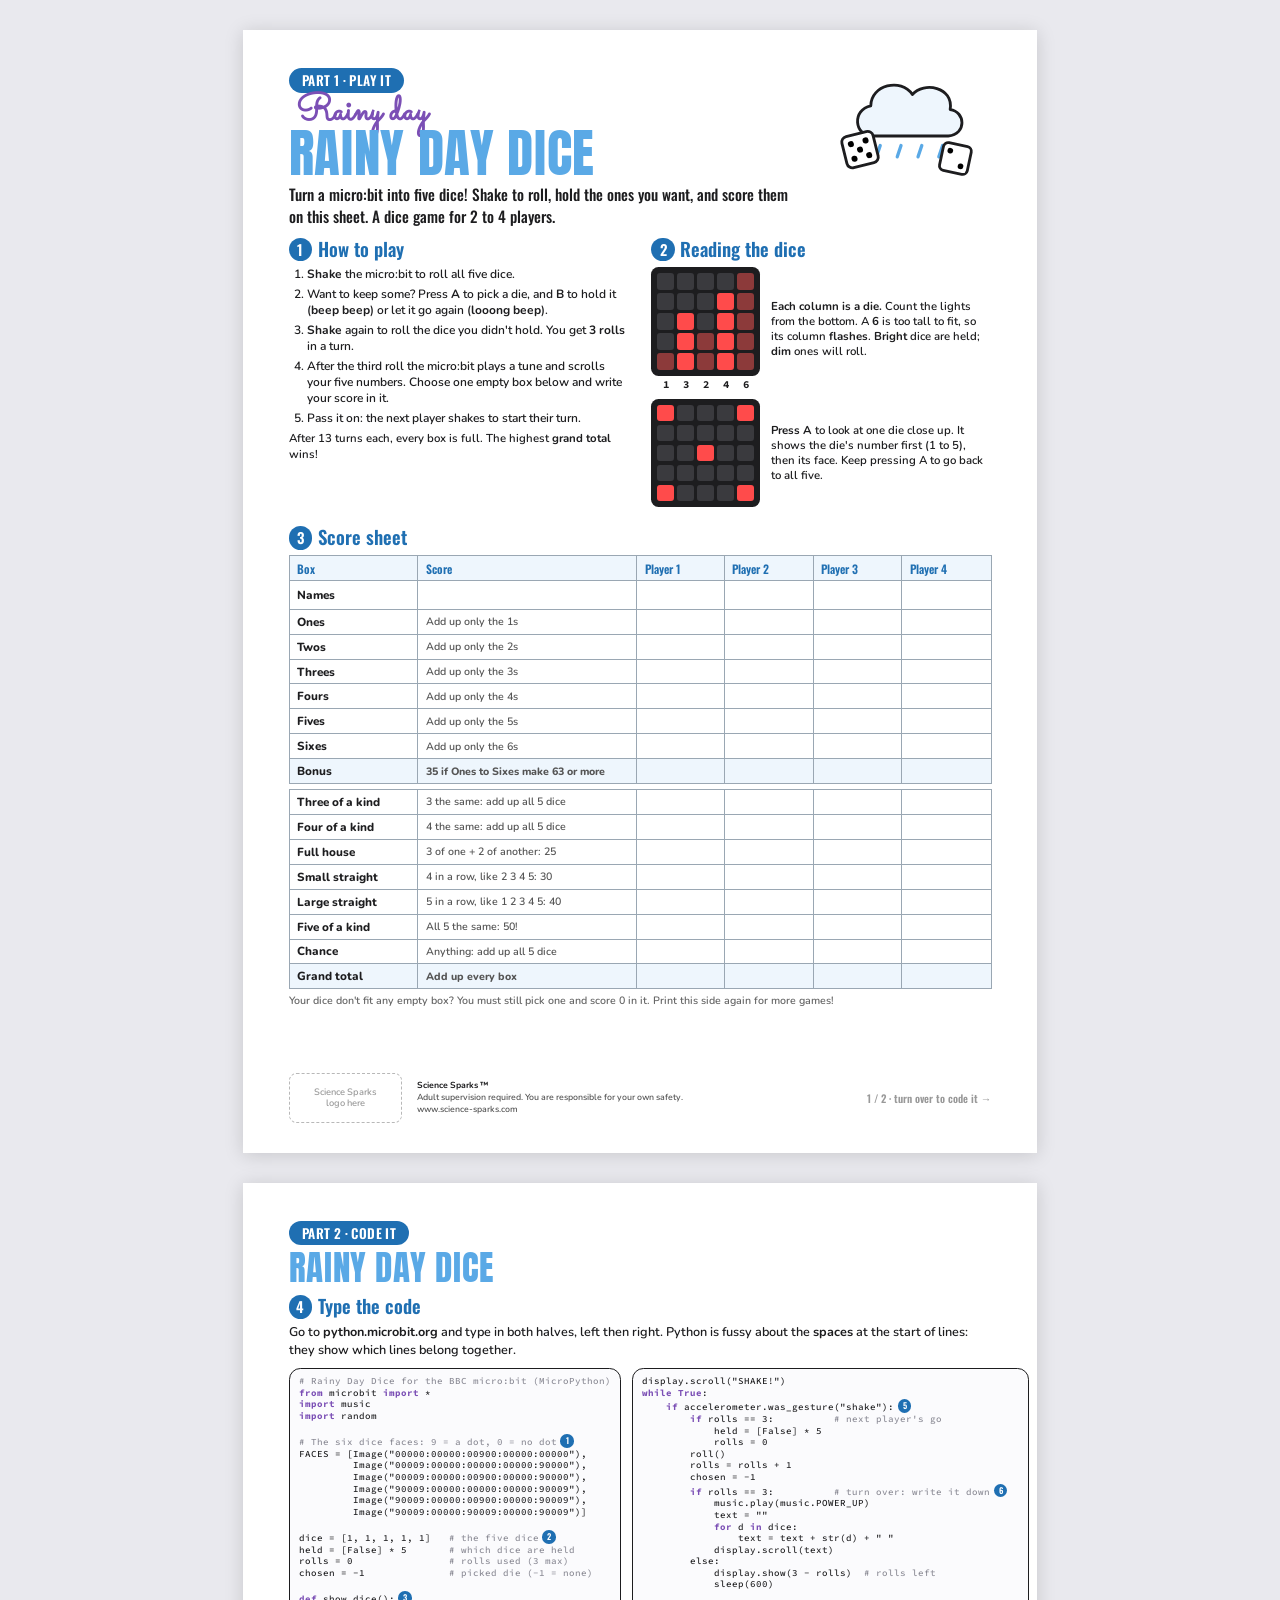
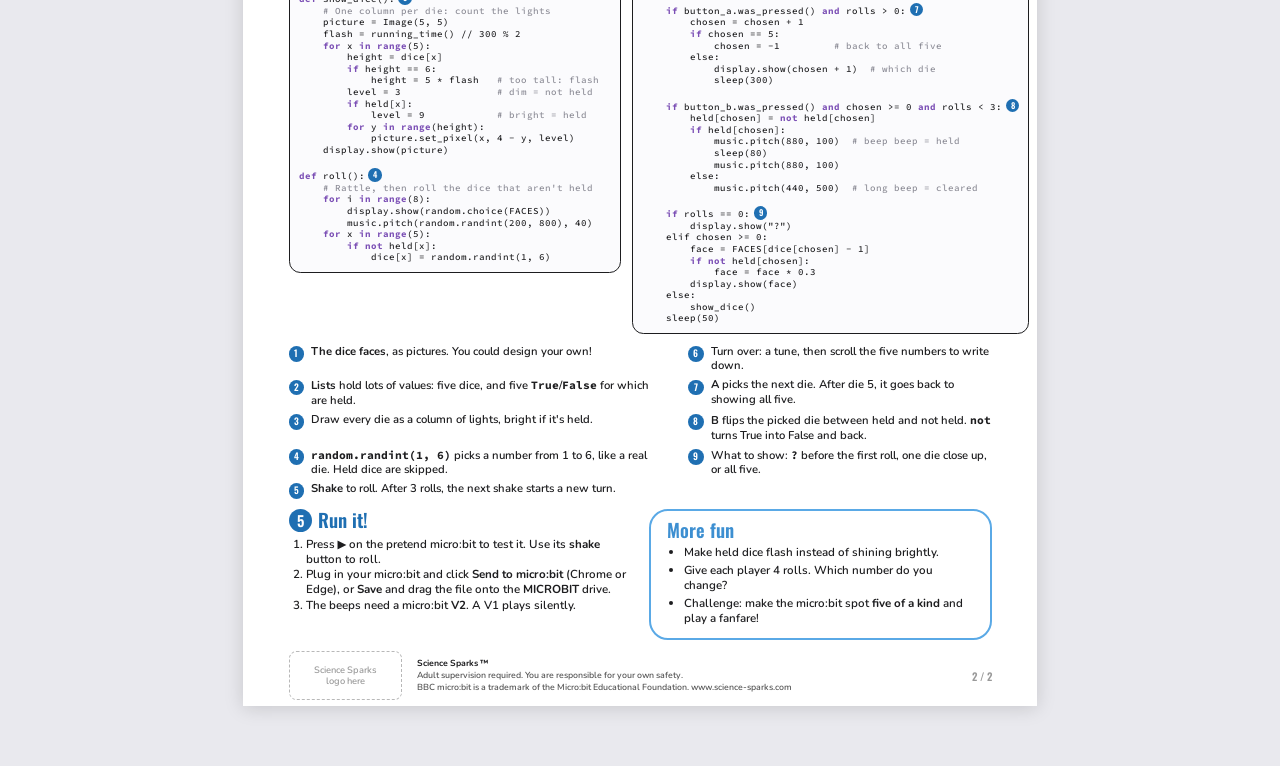
<file: seasonal/rainy-day-summer/rainy-day-dice/printable/rainy-day-dice-microbit.html>
<!doctype html>
<html lang="en">
<head>
<meta charset="utf-8">
<meta name="viewport" content="width=device-width, initial-scale=1">
<title>Rainy Day Dice (micro:bit)</title>
<link rel="stylesheet" href="../../../printable-kit/theme.css">
<style>
  /* Rainy-day colours */
  :root { --accent: #5aa9e6; --accent-deep: #3d8fd1; --heading: #1f6fb2; --script: #7b4fb5; --soft: #eef6fd; --highlight: #dcecfb; }

  .top { display: grid; grid-template-columns: 1fr 1fr; gap: 6mm; align-items: start; }
  ol.play { margin: 0; padding-left: 5mm; }
  ol.play li { font-size: 9pt; line-height: 1.34; margin-bottom: 1mm; }

  .leds { display: grid; grid-template-columns: repeat(5, 4.4mm); grid-template-rows: repeat(5, 4.4mm);
          gap: 0.9mm; background: #1d1d1f; padding: 1.6mm; border-radius: 2mm; width: max-content; flex: none; }
  .leds span { background: #3a3a3e; border-radius: 0.8mm; }
  .leds span.b { background: #ff4b4b; }          /* bright */
  .leds span.d { background: #8c3a3a; }          /* dim */
  .reading { display: grid; grid-template-columns: auto 1fr; gap: 2mm 3mm; align-items: center; margin-top: 1.5mm; }
  .reading p { font-size: 8.6pt; line-height: 1.3; }
  .nums { display: grid; grid-template-columns: repeat(5, 4.4mm); gap: 0.9mm; padding: 0 1.6mm; font-family: "Source Code Pro", monospace; font-weight: 700; font-size: 8pt; text-align: center; margin-top: 0.6mm; }

  /* Score sheet */
  table.score { width: 100%; border-collapse: collapse; margin-top: 1.5mm; }
  table.score th, table.score td { border: 0.3mm solid #9aa7b3; font-size: 8.8pt; padding: 0 2mm; height: 6.6mm; }
  table.score th { font-family: "Oswald", sans-serif; font-weight: 600; background: var(--soft); color: var(--heading); text-align: left; }
  table.score td.cat { font-weight: 800; width: 34mm; }
  table.score td.how { color: #555; font-size: 8pt; width: 58mm; }
  table.score td.p { width: auto; }
  table.score tr.total td { background: var(--soft); font-weight: 800; }
  table.score tr.names td { height: 7.5mm; }
  table.score tr.gap td { height: 1.5mm; border-left: none; border-right: none; padding: 0; }

  /* Side 2 */
  .code-cols { display: grid; grid-template-columns: max-content max-content; justify-content: space-between; gap: 3mm; align-items: start; }
  .code-cols > div { width: min-content; }
  .code-cols pre.code { font-size: 6.9pt; line-height: 1.26; padding: 2mm 2.4mm; margin: 0; }
  .code-cols pre.code .anno { width: 3.6mm; height: 3.6mm; line-height: 3.6mm; font-size: 6.3pt; margin-left: 1mm; }
  ol.notes.two { display: grid; grid-template-rows: repeat(5, auto); grid-auto-flow: column; column-gap: 6mm; margin-top: 3mm; }
  ol.notes.two li { margin-bottom: 1.2mm; font-size: 8.5pt; line-height: 1.28; }
  .bottom { display: grid; grid-template-columns: 1fr 1fr; gap: 5mm; align-items: start; margin-top: 2mm; }
  .bottom ol { margin: 0; padding-left: 4.5mm; }
  .bottom li { font-size: 8.7pt; line-height: 1.32; }
</style>
</head>
<body>

<!-- ======================= SIDE 1: PLAY IT ======================= -->
<div class="page">
  <header class="ss-header">
    <span class="ss-part">PART 1 · PLAY IT</span>
    <p class="ss-script">Rainy day</p>
    <h1 class="ss-title">RAINY DAY DICE</h1>
    <p class="ss-intro">Turn a micro:bit into five dice! Shake to roll, hold the ones you want, and score them on this sheet. A dice game for 2 to 4 players.</p>

    <svg class="doodle" style="right: 2mm; top: 0mm; width: 40mm;" viewBox="0 0 160 120" aria-hidden="true">
      <path d="M40 40 C 40 18, 72 10, 84 28 C 96 14, 128 20, 124 44 C 140 46, 142 70, 122 72 L 42 72 C 22 72, 20 44, 40 40 Z" fill="#eef6fd" stroke="#1d1d1f" stroke-width="3" stroke-linejoin="round"/>
      <g stroke="#5aa9e6" stroke-width="3.5" stroke-linecap="round">
        <line x1="50" y1="82" x2="46" y2="94"/><line x1="72" y1="82" x2="68" y2="94"/><line x1="94" y1="82" x2="90" y2="94"/><line x1="116" y1="82" x2="112" y2="94"/>
      </g>
      <g transform="translate(8 74) rotate(-14)">
        <rect width="34" height="34" rx="6" fill="#fff" stroke="#1d1d1f" stroke-width="3"/>
        <circle cx="9" cy="9" r="3.2"/><circle cx="25" cy="9" r="3.2"/><circle cx="17" cy="17" r="3.2"/><circle cx="9" cy="25" r="3.2"/><circle cx="25" cy="25" r="3.2"/>
      </g>
      <g transform="translate(118 78) rotate(12)">
        <rect width="30" height="30" rx="5" fill="#fff" stroke="#1d1d1f" stroke-width="3"/>
        <circle cx="8" cy="8" r="3"/><circle cx="22" cy="22" r="3"/>
      </g>
    </svg>
  </header>

  <div class="top">
    <section>
      <h2><span class="num">1</span>How to play</h2>
      <ol class="play">
        <li><b>Shake</b> the micro:bit to roll all five dice.</li>
        <li>Want to keep some? Press <b>A</b> to pick a die, and <b>B</b> to hold it (<b>beep beep</b>) or let it go again (<b>looong beep</b>).</li>
        <li><b>Shake</b> again to roll the dice you didn't hold. You get <b>3 rolls</b> in a turn.</li>
        <li>After the third roll the micro:bit plays a tune and scrolls your five numbers. Choose one empty box below and write your score in it.</li>
        <li>Pass it on: the next player shakes to start their turn.</li>
      </ol>
      <p style="margin-top: 1.5mm; font-size: 8.6pt;">After 13 turns each, every box is full. The highest <b>grand total</b> wins!</p>
    </section>

    <section>
      <h2><span class="num">2</span>Reading the dice</h2>
      <div class="reading">
        <div>
          <div class="leds">
            <span></span><span></span><span></span><span></span><span class="d"></span>
            <span></span><span></span><span></span><span class="b"></span><span class="d"></span>
            <span></span><span class="b"></span><span></span><span class="b"></span><span class="d"></span>
            <span></span><span class="b"></span><span class="d"></span><span class="b"></span><span class="d"></span>
            <span class="d"></span><span class="b"></span><span class="d"></span><span class="b"></span><span class="d"></span>
          </div>
          <div class="nums"><span>1</span><span>3</span><span>2</span><span>4</span><span>6</span></div>
        </div>
        <p><b>Each column is a die.</b> Count the lights from the bottom. A <b>6</b> is too tall to fit, so its column <b>flashes</b>. <b>Bright</b> dice are held; <b>dim</b> ones will roll.</p>
        <div class="leds">
          <span class="b"></span><span></span><span></span><span></span><span class="b"></span>
          <span></span><span></span><span></span><span></span><span></span>
          <span></span><span></span><span class="b"></span><span></span><span></span>
          <span></span><span></span><span></span><span></span><span></span>
          <span class="b"></span><span></span><span></span><span></span><span class="b"></span>
        </div>
        <p><b>Press A</b> to look at one die close up. It shows the die's number first (1 to 5), then its face. Keep pressing A to go back to all five.</p>
      </div>
    </section>
  </div>

  <section style="margin-top: 1mm;">
    <h2><span class="num">3</span>Score sheet</h2>
    <table class="score">
      <tr><th>Box</th><th>Score</th><th>Player 1</th><th>Player 2</th><th>Player 3</th><th>Player 4</th></tr>
      <tr class="names"><td class="cat">Names</td><td class="how"></td><td></td><td></td><td></td><td></td></tr>
      <tr><td class="cat">Ones</td><td class="how">Add up only the 1s</td><td></td><td></td><td></td><td></td></tr>
      <tr><td class="cat">Twos</td><td class="how">Add up only the 2s</td><td></td><td></td><td></td><td></td></tr>
      <tr><td class="cat">Threes</td><td class="how">Add up only the 3s</td><td></td><td></td><td></td><td></td></tr>
      <tr><td class="cat">Fours</td><td class="how">Add up only the 4s</td><td></td><td></td><td></td><td></td></tr>
      <tr><td class="cat">Fives</td><td class="how">Add up only the 5s</td><td></td><td></td><td></td><td></td></tr>
      <tr><td class="cat">Sixes</td><td class="how">Add up only the 6s</td><td></td><td></td><td></td><td></td></tr>
      <tr class="total"><td class="cat">Bonus</td><td class="how">35 if Ones to Sixes make 63 or more</td><td></td><td></td><td></td><td></td></tr>
      <tr class="gap"><td colspan="6"></td></tr>
      <tr><td class="cat">Three of a kind</td><td class="how">3 the same: add up all 5 dice</td><td></td><td></td><td></td><td></td></tr>
      <tr><td class="cat">Four of a kind</td><td class="how">4 the same: add up all 5 dice</td><td></td><td></td><td></td><td></td></tr>
      <tr><td class="cat">Full house</td><td class="how">3 of one + 2 of another: 25</td><td></td><td></td><td></td><td></td></tr>
      <tr><td class="cat">Small straight</td><td class="how">4 in a row, like 2 3 4 5: 30</td><td></td><td></td><td></td><td></td></tr>
      <tr><td class="cat">Large straight</td><td class="how">5 in a row, like 1 2 3 4 5: 40</td><td></td><td></td><td></td><td></td></tr>
      <tr><td class="cat">Five of a kind</td><td class="how">All 5 the same: 50!</td><td></td><td></td><td></td><td></td></tr>
      <tr><td class="cat">Chance</td><td class="how">Anything: add up all 5 dice</td><td></td><td></td><td></td><td></td></tr>
      <tr class="total"><td class="cat">Grand total</td><td class="how">Add up every box</td><td></td><td></td><td></td><td></td></tr>
    </table>
    <p style="font-size: 8pt; color: #666; margin-top: 1.2mm;">Your dice don't fit any empty box? You must still pick one and score 0 in it. Print this side again for more games!</p>
  </section>

  <div class="grow"></div>

  <footer class="ss-footer">
    <div class="logo-slot">Science Sparks<br>logo here</div>
    <p class="legal"><b>Science Sparks ™</b><br>Adult supervision required. You are responsible for your own safety.<br>www.science-sparks.com</p>
    <span class="pageno">1 / 2 · turn over to code it →</span>
  </footer>
</div>

<!-- ======================= SIDE 2: CODE IT ======================= -->
<div class="page">
  <header class="ss-header">
    <span class="ss-part">PART 2 · CODE IT</span>
    <h1 class="ss-title small">RAINY DAY DICE</h1>
  </header>

  <section style="margin-bottom: 2.5mm;">
    <h2><span class="num">4</span>Type the code</h2>
    <p>Go to <b>python.microbit.org</b> and type in both halves, left then right. Python is fussy about the <b>spaces</b> at the start of lines: they show which lines belong together.</p>
  </section>

  <div class="code-cols">
<!--CODE_A--><pre class="code"><span class="c"># Rainy Day Dice for the BBC micro:bit (MicroPython)</span>
<span class="k">from</span> microbit <span class="k">import</span> *
<span class="k">import</span> music
<span class="k">import</span> random

<span class="c"># The six dice faces: 9 = a dot, 0 = no dot</span><span class="anno">1</span>
FACES = [Image("00000:00000:00900:00000:00000"),
         Image("00009:00000:00000:00000:90000"),
         Image("00009:00000:00900:00000:90000"),
         Image("90009:00000:00000:00000:90009"),
         Image("90009:00000:00900:00000:90009"),
         Image("90009:00000:90009:00000:90009")]

dice = [1, 1, 1, 1, 1]   <span class="c"># the five dice</span><span class="anno">2</span>
held = [False] * 5       <span class="c"># which dice are held</span>
rolls = 0                <span class="c"># rolls used (3 max)</span>
chosen = -1              <span class="c"># picked die (-1 = none)</span>

<span class="k">def</span> show_dice():<span class="anno">3</span>
    <span class="c"># One column per die: count the lights</span>
    picture = Image(5, 5)
    flash = running_time() // 300 % 2
    <span class="k">for</span> x <span class="k">in</span> <span class="k">range</span>(5):
        height = dice[x]
        <span class="k">if</span> height == 6:
            height = 5 * flash   <span class="c"># too tall: flash</span>
        level = 3                <span class="c"># dim = not held</span>
        <span class="k">if</span> held[x]:
            level = 9            <span class="c"># bright = held</span>
        <span class="k">for</span> y <span class="k">in</span> <span class="k">range</span>(height):
            picture.set_pixel(x, 4 - y, level)
    display.show(picture)

<span class="k">def</span> roll():<span class="anno">4</span>
    <span class="c"># Rattle, then roll the dice that aren't held</span>
    <span class="k">for</span> i <span class="k">in</span> <span class="k">range</span>(8):
        display.show(random.choice(FACES))
        music.pitch(random.randint(200, 800), 40)
    <span class="k">for</span> x <span class="k">in</span> <span class="k">range</span>(5):
        <span class="k">if</span> <span class="k">not</span> held[x]:
            dice[x] = random.randint(1, 6)</pre><!--/CODE_A-->
<!--CODE_B--><pre class="code">display.scroll("SHAKE!")
<span class="k">while</span> <span class="k">True</span>:
    <span class="k">if</span> accelerometer.was_gesture("shake"):<span class="anno">5</span>
        <span class="k">if</span> rolls == 3:          <span class="c"># next player's go</span>
            held = [False] * 5
            rolls = 0
        roll()
        rolls = rolls + 1
        chosen = -1
        <span class="k">if</span> rolls == 3:          <span class="c"># turn over: write it down</span><span class="anno">6</span>
            music.play(music.POWER_UP)
            text = ""
            <span class="k">for</span> d <span class="k">in</span> dice:
                text = text + str(d) + " "
            display.scroll(text)
        else:
            display.show(3 - rolls)  <span class="c"># rolls left</span>
            sleep(600)

    <span class="k">if</span> button_a.was_pressed() <span class="k">and</span> rolls &gt; 0:<span class="anno">7</span>
        chosen = chosen + 1
        <span class="k">if</span> chosen == 5:
            chosen = -1         <span class="c"># back to all five</span>
        else:
            display.show(chosen + 1)  <span class="c"># which die</span>
            sleep(300)

    <span class="k">if</span> button_b.was_pressed() <span class="k">and</span> chosen &gt;= 0 <span class="k">and</span> rolls &lt; 3:<span class="anno">8</span>
        held[chosen] = <span class="k">not</span> held[chosen]
        <span class="k">if</span> held[chosen]:
            music.pitch(880, 100)  <span class="c"># beep beep = held</span>
            sleep(80)
            music.pitch(880, 100)
        else:
            music.pitch(440, 500)  <span class="c"># long beep = cleared</span>

    <span class="k">if</span> rolls == 0:<span class="anno">9</span>
        display.show("?")
    elif chosen &gt;= 0:
        face = FACES[dice[chosen] - 1]
        <span class="k">if</span> <span class="k">not</span> held[chosen]:
            face = face * 0.3
        display.show(face)
    else:
        show_dice()
    sleep(50)</pre><!--/CODE_B-->
  </div>

  <ol class="notes two">
    <li><span class="anno">1</span><b>The dice faces</b>, as pictures. You could design your own!</li>
    <li><span class="anno">2</span><b>Lists</b> hold lots of values: five dice, and five <span class="mono">True</span>/<span class="mono">False</span> for which are held.</li>
    <li><span class="anno">3</span>Draw every die as a column of lights, bright if it's held.</li>
    <li><span class="anno">4</span><span class="mono">random.randint(1, 6)</span> picks a number from 1 to 6, like a real die. Held dice are skipped.</li>
    <li><span class="anno">5</span><b>Shake</b> to roll. After 3 rolls, the next shake starts a new turn.</li>
    <li><span class="anno">6</span>Turn over: a tune, then scroll the five numbers to write down.</li>
    <li><span class="anno">7</span><b>A</b> picks the next die. After die 5, it goes back to showing all five.</li>
    <li><span class="anno">8</span><b>B</b> flips the picked die between held and not held. <span class="mono">not</span> turns True into False and back.</li>
    <li><span class="anno">9</span>What to show: <span class="mono">?</span> before the first roll, one die close up, or all five.</li>
  </ol>

  <div class="bottom">
    <div>
      <h2><span class="num">5</span>Run it!</h2>
      <ol>
        <li>Press ▶ on the pretend micro:bit to test it. Use its <b>shake</b> button to roll.</li>
        <li>Plug in your micro:bit and click <b>Send to micro:bit</b> (Chrome or Edge), or <b>Save</b> and drag the file onto the <b>MICROBIT</b> drive.</li>
        <li>The beeps need a micro:bit <b>V2</b>. A V1 plays silently.</li>
      </ol>
    </div>
    <div class="box">
      <h2>More fun</h2>
      <ul>
        <li>Make held dice flash instead of shining brightly.</li>
        <li>Give each player 4 rolls. Which number do you change?</li>
        <li>Challenge: make the micro:bit spot <b>five of a kind</b> and play a fanfare!</li>
      </ul>
    </div>
  </div>

  <div class="grow"></div>

  <footer class="ss-footer">
    <div class="logo-slot">Science Sparks<br>logo here</div>
    <p class="legal"><b>Science Sparks ™</b><br>Adult supervision required. You are responsible for your own safety.<br>BBC micro:bit is a trademark of the Micro:bit Educational Foundation. www.science-sparks.com</p>
    <span class="pageno">2 / 2</span>
  </footer>
</div>

</body>
</html>
</file>
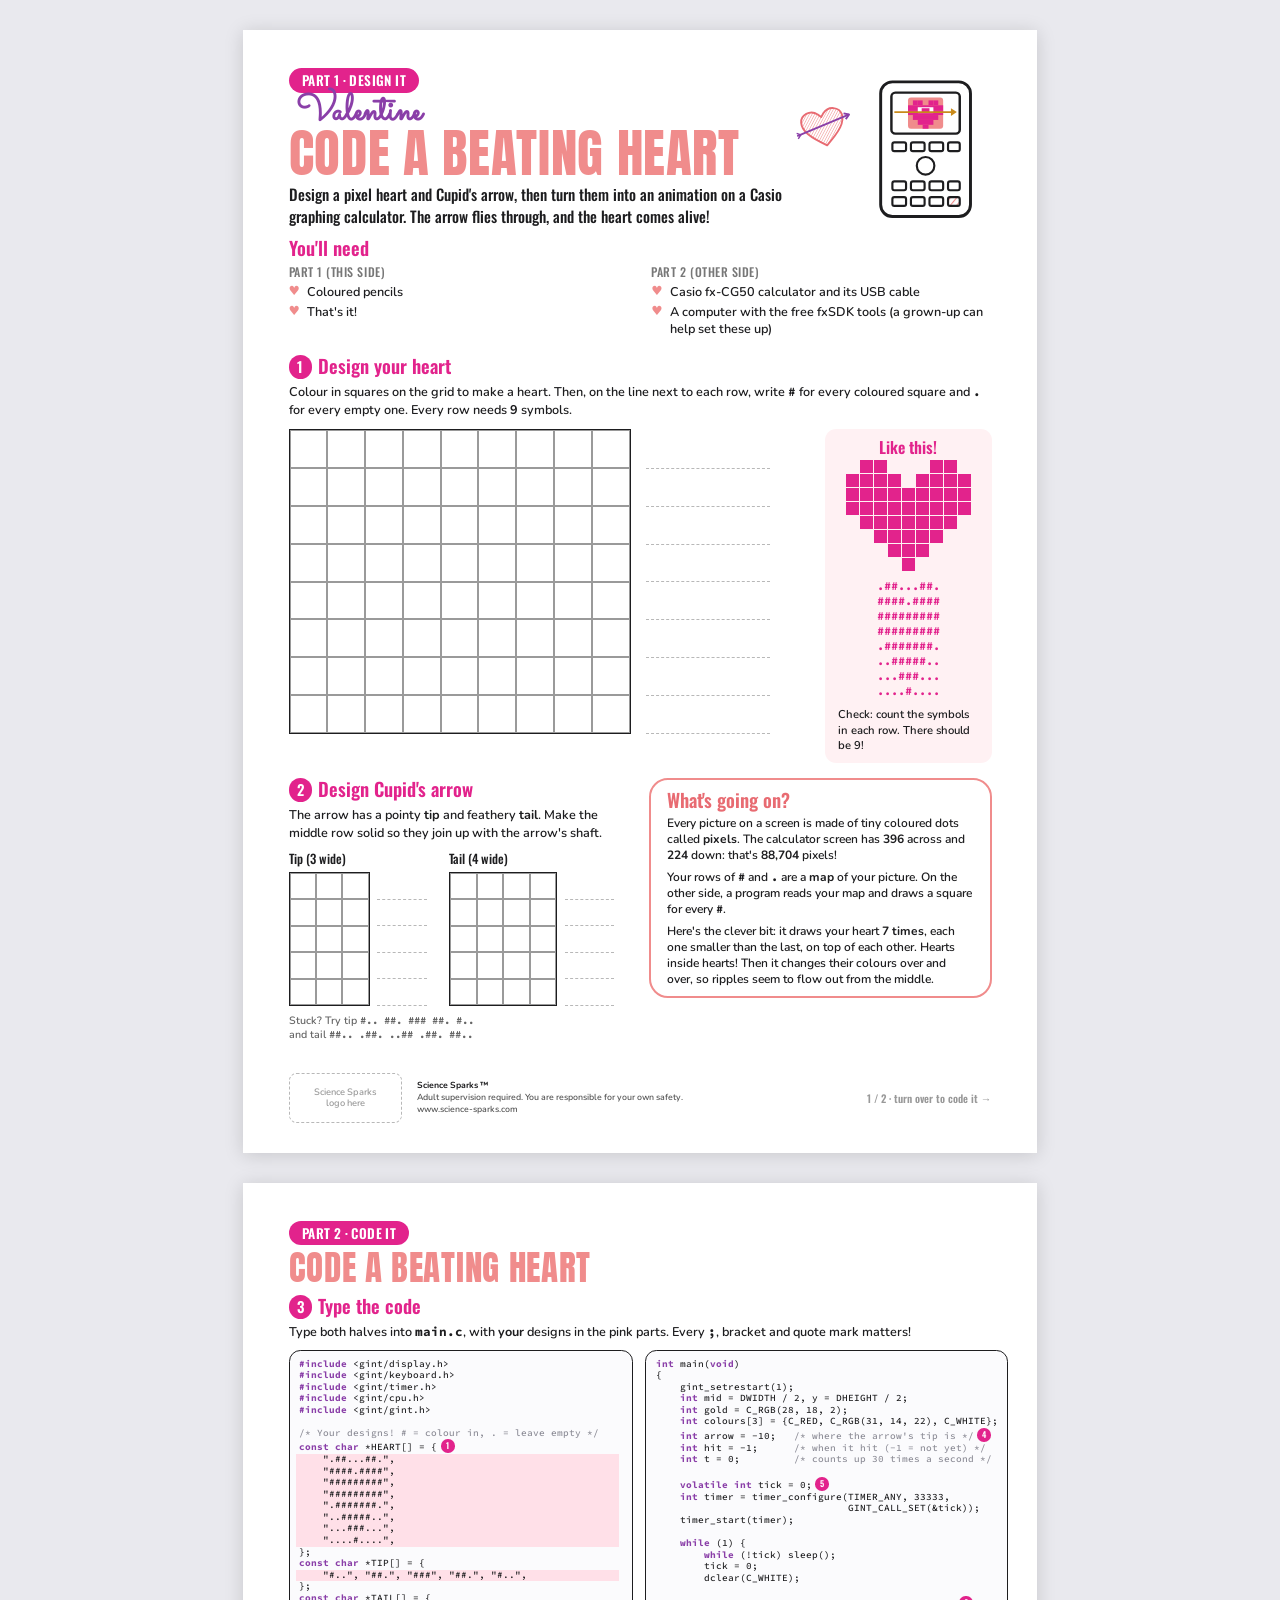
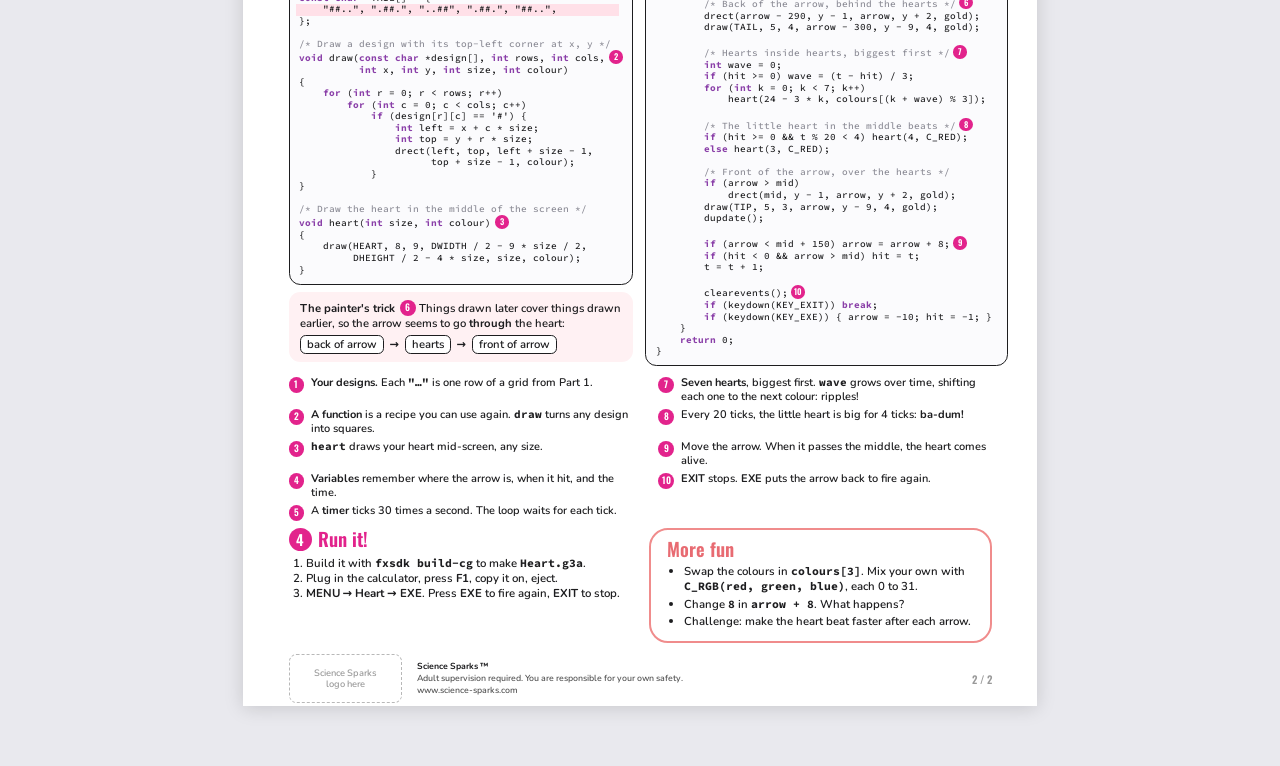
<file: seasonal/valentines-day/beating-heart/printable/beating-heart-casio.html>
<!doctype html>
<html lang="en">
<head>
<meta charset="utf-8">
<meta name="viewport" content="width=device-width, initial-scale=1">
<title>Code a Beating Heart (Casio)</title>
<link rel="stylesheet" href="../../../printable-kit/theme.css">
<style>
  /* Side 1 */
  .needs { display: grid; grid-template-columns: 1fr 1fr; gap: 3mm 6mm; }
  .needs h3 { font-family: "Oswald", sans-serif; font-weight: 500; font-size: 9pt; color: #777; margin: 0 0 0.8mm; text-transform: uppercase; letter-spacing: 0.4pt; }

  .big-design .grid { grid-template-columns: repeat(9, 10mm); grid-template-rows: repeat(8, 10mm); }
  .big-design .rows { grid-template-rows: repeat(8, 10mm); }
  .big-design .rows div { width: 33mm; }

  .step1 { display: grid; grid-template-columns: 1fr 44mm; gap: 5mm; align-items: start; }
  .example { text-align: center; }
  .example .mini { grid-template-columns: repeat(9, 3.4mm); grid-template-rows: repeat(8, 3.4mm); margin: 1mm auto 2mm; width: max-content; }
  .example pre {
    font-family: "Source Code Pro", monospace; font-weight: 700; font-size: 9pt;
    line-height: 1.25; margin: 0; color: var(--heading); text-align: left; display: inline-block;
  }
  .example p { font-size: 8.5pt; text-align: left; margin-top: 1.5mm; }

  .lower { display: grid; grid-template-columns: 1fr 1fr; gap: 5mm; align-items: start; }
  .arrow-parts { display: flex; gap: 6mm; margin-top: 2mm; }
  .arrow-parts h3 { font-family: "Oswald", sans-serif; font-weight: 500; font-size: 9.5pt; margin: 0 0 1mm; }
  .tip .grid  { grid-template-columns: repeat(3, 7mm); grid-template-rows: repeat(5, 7mm); }
  .tail .grid { grid-template-columns: repeat(4, 7mm); grid-template-rows: repeat(5, 7mm); }
  .arrow-parts .rows { grid-template-rows: repeat(5, 7mm); }
  .arrow-parts .rows div { width: 13mm; font-size: 8.5pt; }
  .arrow-parts .design { gap: 2mm; }
  .eg { font-size: 8pt; color: #666; margin-top: 2mm; }

  /* Side 2 */
  .code-cols { display: grid; grid-template-columns: max-content max-content; justify-content: space-between; gap: 3mm; align-items: start; }
  .code-cols > div { width: min-content; }
  .code-cols pre.code { font-size: 7.1pt; line-height: 1.22; padding: 2mm 2.6mm; margin: 0; }
  .code-cols pre.code .anno { width: 3.6mm; height: 3.6mm; line-height: 3.6mm; font-size: 6.3pt; margin-left: 1mm; }
  .painter { margin-top: 2mm; padding: 2mm 3mm; }
  .painter p { font-size: 8.5pt; line-height: 1.3; }
  .painter .layers { display: flex; gap: 1.5mm; align-items: center; margin-top: 1mm; font-size: 8.5pt; }
  .painter .layers span.l { border: 0.35mm solid var(--ink); border-radius: 1.5mm; padding: 0.3mm 1.6mm; background: #fff; }
  ol.notes.two { display: grid; grid-template-rows: repeat(5, auto); grid-auto-flow: column; column-gap: 6mm; margin-top: 2.5mm; }
  ol.notes.two li { break-inside: avoid; margin-bottom: 1.1mm; font-size: 8.3pt; line-height: 1.26; }
  .bottom { display: grid; grid-template-columns: 1fr 1fr; gap: 5mm; align-items: start; margin-top: 1.5mm; }
  .bottom ol { margin: 0; padding-left: 4.5mm; }
  .bottom li { font-size: 8.6pt; line-height: 1.32; }
</style>
</head>
<body>

<!-- ======================= SIDE 1: DESIGN IT ======================= -->
<div class="page">
  <header class="ss-header">
    <span class="ss-part">PART 1 · DESIGN IT</span>
    <p class="ss-script">Valentine</p>
    <h1 class="ss-title">CODE A BEATING HEART</h1>
    <p class="ss-intro">Design a pixel heart and Cupid's arrow, then turn them into an animation on a Casio graphing calculator. The arrow flies through, and the heart comes alive!</p>

    <svg class="doodle" style="right: 2mm; top: 2mm; width: 31mm;" viewBox="0 0 120 150" aria-hidden="true">
      <defs>
        <pattern id="hatch" width="5" height="5" patternUnits="userSpaceOnUse" patternTransform="rotate(40)">
          <line x1="0" y1="0" x2="0" y2="5" stroke="#f08c8c" stroke-width="2.2"/>
        </pattern>
      </defs>
      <rect x="14" y="6" width="92" height="138" rx="12" fill="#fff" stroke="#1d1d1f" stroke-width="3"/>
      <rect x="25" y="17" width="70" height="42" rx="4" fill="#fff" stroke="#1d1d1f" stroke-width="2.5"/>
      <g fill="#f08c8c">
        <rect x="42" y="22" width="36" height="32" rx="3"/>
      </g>
      <g fill="#e2238c">
        <rect x="47" y="25" width="5" height="5"/><rect x="52" y="25" width="5" height="5"/>
        <rect x="63" y="25" width="5" height="5"/><rect x="68" y="25" width="5" height="5"/>
        <rect x="42" y="30" width="36" height="5"/><rect x="42" y="35" width="36" height="5"/>
        <rect x="47" y="40" width="26" height="5"/><rect x="52" y="45" width="16" height="5"/>
        <rect x="57" y="50" width="6" height="4"/>
      </g>
      <g fill="#fff"><rect x="52" y="32" width="16" height="6"/></g>
      <g fill="#e2238c"><rect x="56" y="33" width="8" height="4"/></g>
      <line x1="28" y1="37" x2="90" y2="37" stroke="#c98a1a" stroke-width="2"/>
      <path d="M86 33 L92 37 L86 41 Z" fill="#c98a1a"/>
      <g fill="none" stroke="#1d1d1f" stroke-width="2.2">
        <rect x="26" y="68" width="14" height="9" rx="2"/><rect x="45" y="68" width="14" height="9" rx="2"/>
        <rect x="64" y="68" width="14" height="9" rx="2"/><rect x="83" y="68" width="12" height="9" rx="2"/>
        <circle cx="60" cy="92" r="9"/>
        <rect x="26" y="108" width="14" height="9" rx="2"/><rect x="45" y="108" width="14" height="9" rx="2"/>
        <rect x="64" y="108" width="14" height="9" rx="2"/><rect x="83" y="108" width="12" height="9" rx="2"/>
        <rect x="26" y="124" width="14" height="9" rx="2"/><rect x="45" y="124" width="14" height="9" rx="2"/>
        <rect x="64" y="124" width="14" height="9" rx="2"/>
      </g>
      <rect x="83" y="124" width="12" height="9" rx="2" fill="url(#hatch)" stroke="#1d1d1f" stroke-width="2.2"/>
    </svg>
    <svg class="doodle" style="right: 37mm; top: 10mm; width: 15mm; transform: rotate(-12deg);" viewBox="0 0 120 90" aria-hidden="true">
      <path d="M60 84 C 28 60, 14 44, 16 26 C 18 10, 40 2, 54 16 L 60 23 L 66 16 C 80 2, 102 10, 104 26 C 106 44, 92 60, 60 84 Z" fill="url(#hatch)" stroke="#e86b72" stroke-width="4" stroke-linejoin="round"/>
      <line x1="2" y1="52" x2="118" y2="30" stroke="#8a3fa8" stroke-width="4"/>
      <path d="M108 25 L119 30 L110 38" fill="none" stroke="#8a3fa8" stroke-width="4" stroke-linejoin="round"/>
      <path d="M2 46 L10 51 L3 58" fill="none" stroke="#8a3fa8" stroke-width="3"/>
    </svg>
  </header>

  <section>
    <h2>You'll need</h2>
    <div class="needs">
      <div>
        <h3>Part 1 (this side)</h3>
        <ul class="hearts">
          <li>Coloured pencils</li>
          <li>That's it!</li>
        </ul>
      </div>
      <div>
        <h3>Part 2 (other side)</h3>
        <ul class="hearts">
          <li>Casio fx-CG50 calculator and its USB cable</li>
          <li>A computer with the free fxSDK tools (a grown-up can help set these up)</li>
        </ul>
      </div>
    </div>
  </section>

  <section>
    <h2><span class="num">1</span>Design your heart</h2>
    <p>Colour in squares on the grid to make a heart. Then, on the line next to each row, write <span class="mono">#</span> for every coloured square and <span class="mono">.</span> for every empty one. Every row needs <b>9</b> symbols.</p>

    <div class="step1" style="margin-top: 3mm;">
      <div class="design big-design">
        <div class="grid">
          <span></span><span></span><span></span><span></span><span></span><span></span><span></span><span></span><span></span>
          <span></span><span></span><span></span><span></span><span></span><span></span><span></span><span></span><span></span>
          <span></span><span></span><span></span><span></span><span></span><span></span><span></span><span></span><span></span>
          <span></span><span></span><span></span><span></span><span></span><span></span><span></span><span></span><span></span>
          <span></span><span></span><span></span><span></span><span></span><span></span><span></span><span></span><span></span>
          <span></span><span></span><span></span><span></span><span></span><span></span><span></span><span></span><span></span>
          <span></span><span></span><span></span><span></span><span></span><span></span><span></span><span></span><span></span>
          <span></span><span></span><span></span><span></span><span></span><span></span><span></span><span></span><span></span>
        </div>
        <div class="rows"><div></div><div></div><div></div><div></div><div></div><div></div><div></div><div></div></div>
      </div>

      <div class="example panel">
        <h2 style="font-size: 12pt; margin: 0;">Like this!</h2>
        <div class="mini">
          <span></span><span class="on"></span><span class="on"></span><span></span><span></span><span></span><span class="on"></span><span class="on"></span><span></span>
          <span class="on"></span><span class="on"></span><span class="on"></span><span class="on"></span><span></span><span class="on"></span><span class="on"></span><span class="on"></span><span class="on"></span>
          <span class="on"></span><span class="on"></span><span class="on"></span><span class="on"></span><span class="on"></span><span class="on"></span><span class="on"></span><span class="on"></span><span class="on"></span>
          <span class="on"></span><span class="on"></span><span class="on"></span><span class="on"></span><span class="on"></span><span class="on"></span><span class="on"></span><span class="on"></span><span class="on"></span>
          <span></span><span class="on"></span><span class="on"></span><span class="on"></span><span class="on"></span><span class="on"></span><span class="on"></span><span class="on"></span><span></span>
          <span></span><span></span><span class="on"></span><span class="on"></span><span class="on"></span><span class="on"></span><span class="on"></span><span></span><span></span>
          <span></span><span></span><span></span><span class="on"></span><span class="on"></span><span class="on"></span><span></span><span></span><span></span>
          <span></span><span></span><span></span><span></span><span class="on"></span><span></span><span></span><span></span><span></span>
        </div>
<pre>.##...##.
####.####
#########
#########
.#######.
..#####..
...###...
....#....</pre>
        <p>Check: count the symbols in each row. There should be 9!</p>
      </div>
    </div>
  </section>

  <div class="lower grow">
    <section>
      <h2><span class="num">2</span>Design Cupid's arrow</h2>
      <p>The arrow has a pointy <b>tip</b> and feathery <b>tail</b>. Make the middle row solid so they join up with the arrow's shaft.</p>
      <div class="arrow-parts">
        <div class="tip">
          <h3>Tip (3 wide)</h3>
          <div class="design">
            <div class="grid">
              <span></span><span></span><span></span>
              <span></span><span></span><span></span>
              <span></span><span></span><span></span>
              <span></span><span></span><span></span>
              <span></span><span></span><span></span>
            </div>
            <div class="rows"><div></div><div></div><div></div><div></div><div></div></div>
          </div>
        </div>
        <div class="tail">
          <h3>Tail (4 wide)</h3>
          <div class="design">
            <div class="grid">
              <span></span><span></span><span></span><span></span>
              <span></span><span></span><span></span><span></span>
              <span></span><span></span><span></span><span></span>
              <span></span><span></span><span></span><span></span>
              <span></span><span></span><span></span><span></span>
            </div>
            <div class="rows"><div></div><div></div><div></div><div></div><div></div></div>
          </div>
        </div>
      </div>
      <p class="eg">Stuck? Try tip <span class="mono">#.. ##. ### ##. #..</span><br>and tail <span class="mono">##.. .##. ..## .##. ##..</span></p>
    </section>

    <div class="box">
      <h2>What's going on?</h2>
      <p>Every picture on a screen is made of tiny coloured dots called <b>pixels</b>. The calculator screen has <b>396</b> across and <b>224</b> down: that's <b>88,704</b> pixels!</p>
      <p>Your rows of <span class="mono">#</span> and <span class="mono">.</span> are a <b>map</b> of your picture. On the other side, a program reads your map and draws a square for every <span class="mono">#</span>.</p>
      <p>Here's the clever bit: it draws your heart <b>7 times</b>, each one smaller than the last, on top of each other. Hearts inside hearts! Then it changes their colours over and over, so ripples seem to flow out from the middle.</p>
    </div>
  </div>

  <footer class="ss-footer">
    <div class="logo-slot">Science Sparks<br>logo here</div>
    <p class="legal"><b>Science Sparks ™</b><br>Adult supervision required. You are responsible for your own safety.<br>www.science-sparks.com</p>
    <span class="pageno">1 / 2 · turn over to code it →</span>
  </footer>
</div>

<!-- ======================= SIDE 2: CODE IT ======================= -->
<div class="page">
  <header class="ss-header">
    <span class="ss-part">PART 2 · CODE IT</span>
    <h1 class="ss-title small">CODE A BEATING HEART</h1>
  </header>

  <section style="margin-bottom: 2.5mm;">
    <h2><span class="num">3</span>Type the code</h2>
    <p>Type both halves into <span class="mono">main.c</span>, with <b>your</b> designs in the pink parts. Every <span class="mono">;</span>, bracket and quote mark matters!</p>
  </section>

  <div class="code-cols">
    <div>
<!--CODE_A--><pre class="code"><span class="k">#include</span> &lt;gint/display.h&gt;
<span class="k">#include</span> &lt;gint/keyboard.h&gt;
<span class="k">#include</span> &lt;gint/timer.h&gt;
<span class="k">#include</span> &lt;gint/cpu.h&gt;
<span class="k">#include</span> &lt;gint/gint.h&gt;

<span class="c">/* Your designs! # = colour in, . = leave empty */</span>
<span class="k">const char</span> *HEART[] = {<span class="anno">1</span>
<span class="hl">    ".##...##.",
    "####.####",
    "#########",
    "#########",
    ".#######.",
    "..#####..",
    "...###...",
    "....#....",</span>
};
<span class="k">const char</span> *TIP[] = {
<span class="hl">    "#..", "##.", "###", "##.", "#..",</span>
};
<span class="k">const char</span> *TAIL[] = {
<span class="hl">    "##..", ".##.", "..##", ".##.", "##..",</span>
};

<span class="c">/* Draw a design with its top-left corner at x, y */</span>
<span class="k">void</span> draw(<span class="k">const char</span> *design[], <span class="k">int</span> rows, <span class="k">int</span> cols,<span class="anno">2</span>
          <span class="k">int</span> x, <span class="k">int</span> y, <span class="k">int</span> size, <span class="k">int</span> colour)
{
    <span class="k">for</span> (<span class="k">int</span> r = 0; r &lt; rows; r++)
        <span class="k">for</span> (<span class="k">int</span> c = 0; c &lt; cols; c++)
            <span class="k">if</span> (design[r][c] == '#') {
                <span class="k">int</span> left = x + c * size;
                <span class="k">int</span> top = y + r * size;
                drect(left, top, left + size - 1,
                      top + size - 1, colour);
            }
}

<span class="c">/* Draw the heart in the middle of the screen */</span>
<span class="k">void</span> heart(<span class="k">int</span> size, <span class="k">int</span> colour)<span class="anno">3</span>
{
    draw(HEART, 8, 9, DWIDTH / 2 - 9 * size / 2,
         DHEIGHT / 2 - 4 * size, size, colour);
}</pre><!--/CODE_A-->
      <div class="panel painter">
        <p><b>The painter's trick <span class="anno" style="margin-left:0.5mm">6</span></b> Things drawn later cover things drawn earlier, so the arrow seems to go <b>through</b> the heart:</p>
        <div class="layers"><span class="l">back of arrow</span>→<span class="l">hearts</span>→<span class="l">front of arrow</span></div>
      </div>
    </div>
<!--CODE_B--><pre class="code"><span class="k">int</span> main(<span class="k">void</span>)
{
    gint_setrestart(1);
    <span class="k">int</span> mid = DWIDTH / 2, y = DHEIGHT / 2;
    <span class="k">int</span> gold = C_RGB(28, 18, 2);
    <span class="k">int</span> colours[3] = {C_RED, C_RGB(31, 14, 22), C_WHITE};
    <span class="k">int</span> arrow = -10;   <span class="c">/* where the arrow's tip is */</span><span class="anno">4</span>
    <span class="k">int</span> hit = -1;      <span class="c">/* when it hit (-1 = not yet) */</span>
    <span class="k">int</span> t = 0;         <span class="c">/* counts up 30 times a second */</span>

    <span class="k">volatile int</span> tick = 0;<span class="anno">5</span>
    <span class="k">int</span> timer = timer_configure(TIMER_ANY, 33333,
                                GINT_CALL_SET(&amp;tick));
    timer_start(timer);

    <span class="k">while</span> (1) {
        <span class="k">while</span> (!tick) sleep();
        tick = 0;
        dclear(C_WHITE);

        <span class="c">/* Back of the arrow, behind the hearts */</span><span class="anno">6</span>
        drect(arrow - 290, y - 1, arrow, y + 2, gold);
        draw(TAIL, 5, 4, arrow - 300, y - 9, 4, gold);

        <span class="c">/* Hearts inside hearts, biggest first */</span><span class="anno">7</span>
        <span class="k">int</span> wave = 0;
        <span class="k">if</span> (hit &gt;= 0) wave = (t - hit) / 3;
        <span class="k">for</span> (<span class="k">int</span> k = 0; k &lt; 7; k++)
            heart(24 - 3 * k, colours[(k + wave) % 3]);

        <span class="c">/* The little heart in the middle beats */</span><span class="anno">8</span>
        <span class="k">if</span> (hit &gt;= 0 &amp;&amp; t % 20 &lt; 4) heart(4, C_RED);
        <span class="k">else</span> heart(3, C_RED);

        <span class="c">/* Front of the arrow, over the hearts */</span>
        <span class="k">if</span> (arrow &gt; mid)
            drect(mid, y - 1, arrow, y + 2, gold);
        draw(TIP, 5, 3, arrow, y - 9, 4, gold);
        dupdate();

        <span class="k">if</span> (arrow &lt; mid + 150) arrow = arrow + 8;<span class="anno">9</span>
        <span class="k">if</span> (hit &lt; 0 &amp;&amp; arrow &gt; mid) hit = t;
        t = t + 1;

        clearevents();<span class="anno">10</span>
        <span class="k">if</span> (keydown(KEY_EXIT)) <span class="k">break</span>;
        <span class="k">if</span> (keydown(KEY_EXE)) { arrow = -10; hit = -1; }
    }
    <span class="k">return</span> 0;
}</pre><!--/CODE_B-->
  </div>

  <ol class="notes two">
    <li><span class="anno">1</span><b>Your designs.</b> Each <span class="mono">"…"</span> is one row of a grid from Part 1.</li>
    <li><span class="anno">2</span><b>A function</b> is a recipe you can use again. <span class="mono">draw</span> turns any design into squares.</li>
    <li><span class="anno">3</span><span class="mono">heart</span> draws your heart mid-screen, any size.</li>
    <li><span class="anno">4</span><b>Variables</b> remember where the arrow is, when it hit, and the time.</li>
    <li><span class="anno">5</span>A <b>timer</b> ticks 30 times a second. The loop waits for each tick.</li>
    <li><span class="anno">7</span><b>Seven hearts</b>, biggest first. <span class="mono">wave</span> grows over time, shifting each one to the next colour: ripples!</li>
    <li><span class="anno">8</span>Every 20 ticks, the little heart is big for 4 ticks: <b>ba-dum!</b></li>
    <li><span class="anno">9</span>Move the arrow. When it passes the middle, the heart comes alive.</li>
    <li><span class="anno">10</span><b>EXIT</b> stops. <b>EXE</b> puts the arrow back to fire again.</li>
  </ol>

  <div class="bottom">
    <div>
      <h2><span class="num">4</span>Run it!</h2>
      <ol>
        <li>Build it with <span class="mono">fxsdk build-cg</span> to make <span class="mono">Heart.g3a</span>.</li>
        <li>Plug in the calculator, press <b>F1</b>, copy it on, eject.</li>
        <li><b>MENU</b> → <b>Heart</b> → <b>EXE</b>. Press <b>EXE</b> to fire again, <b>EXIT</b> to stop.</li>
      </ol>
    </div>
    <div class="box">
      <h2>More fun</h2>
      <ul>
        <li>Swap the colours in <span class="mono">colours[3]</span>. Mix your own with <span class="mono">C_RGB(red, green, blue)</span>, each 0 to 31.</li>
        <li>Change <span class="mono">8</span> in <span class="mono">arrow + 8</span>. What happens?</li>
        <li>Challenge: make the heart beat faster after each arrow.</li>
      </ul>
    </div>
  </div>

  <div class="grow"></div>

  <footer class="ss-footer">
    <div class="logo-slot">Science Sparks<br>logo here</div>
    <p class="legal"><b>Science Sparks ™</b><br>Adult supervision required. You are responsible for your own safety.<br>www.science-sparks.com</p>
    <span class="pageno">2 / 2</span>
  </footer>
</div>

</body>
</html>
</file>
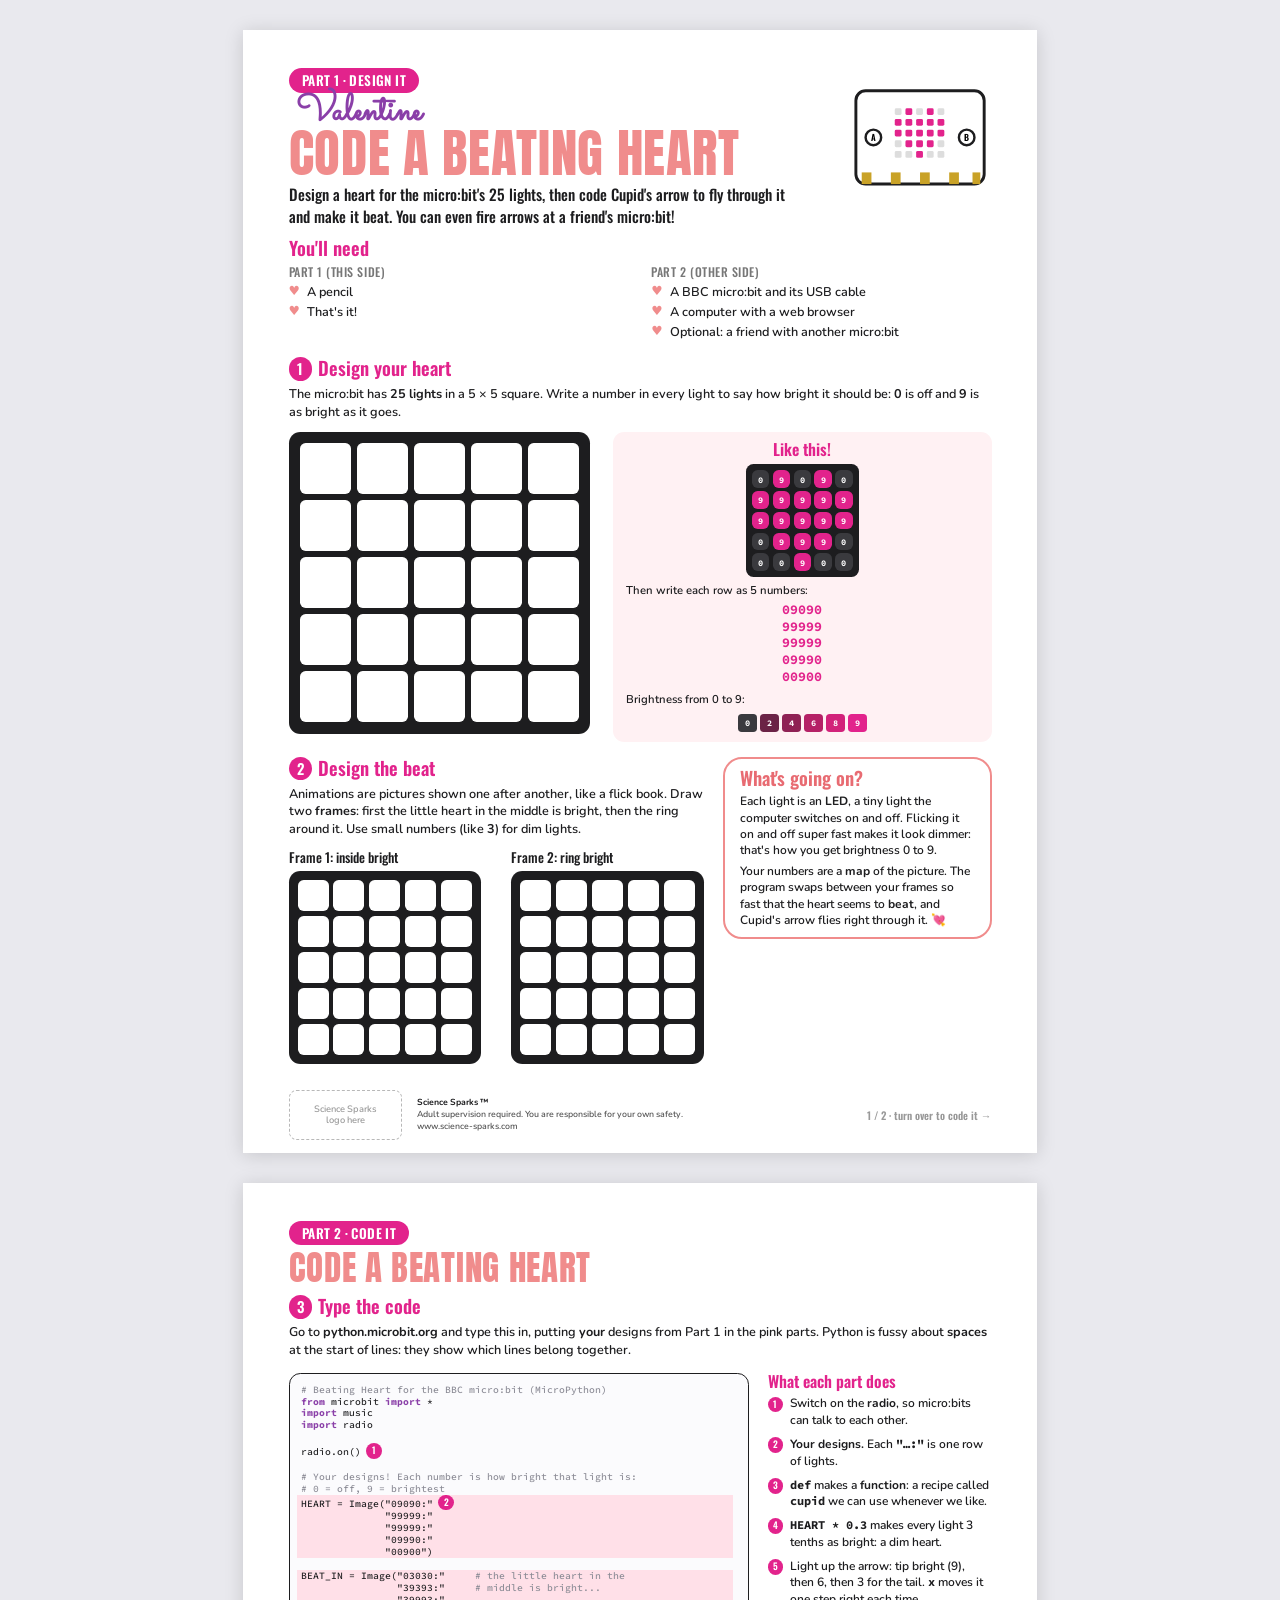
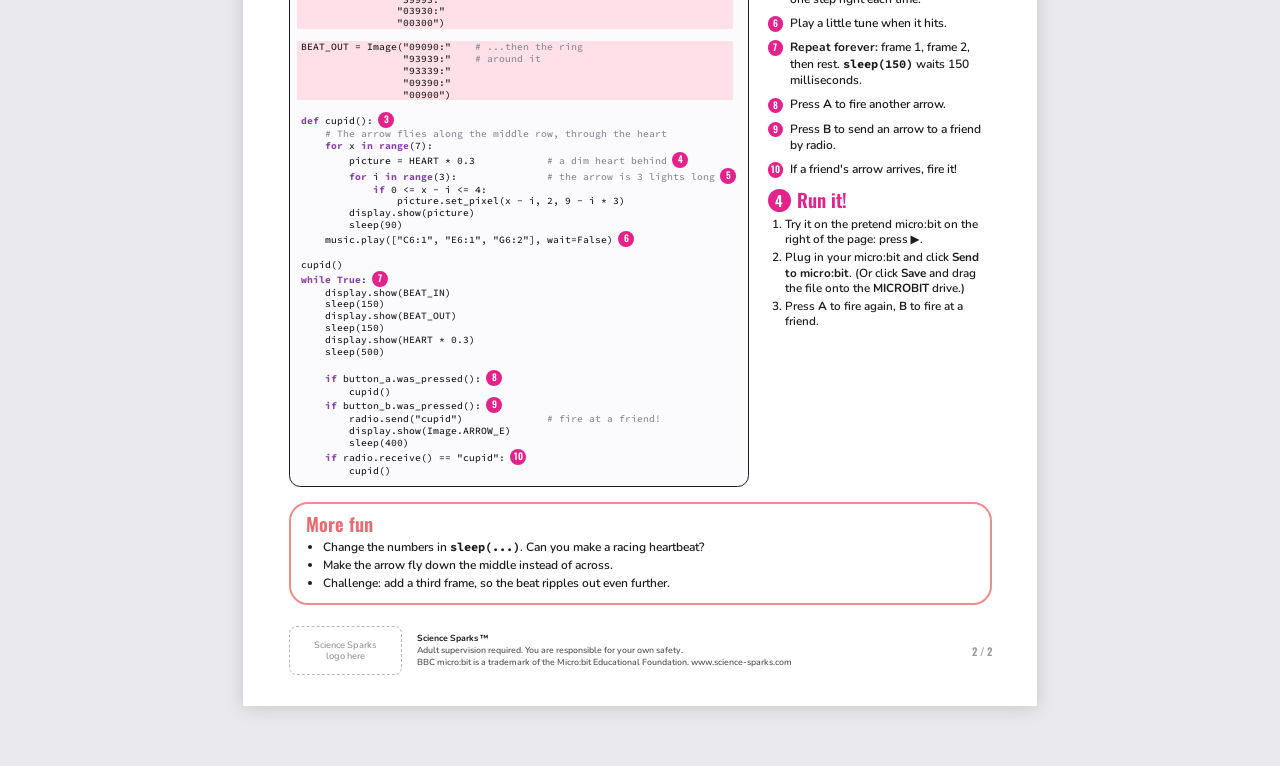
<file: seasonal/valentines-day/beating-heart/printable/beating-heart-microbit.html>
<!doctype html>
<html lang="en">
<head>
<meta charset="utf-8">
<meta name="viewport" content="width=device-width, initial-scale=1">
<title>Code a Beating Heart (micro:bit)</title>
<link rel="stylesheet" href="../../../printable-kit/theme.css">
<style>
  .needs { display: grid; grid-template-columns: 1fr 1fr; gap: 3mm 6mm; }
  .needs h3 { font-family: "Oswald", sans-serif; font-weight: 500; font-size: 9pt; color: #777; margin: 0 0 0.8mm; text-transform: uppercase; letter-spacing: 0.4pt; }

  /* A micro:bit-style 5x5 grid of lights to write numbers in */
  .leds { display: grid; grid-template-columns: repeat(5, var(--cell)); grid-template-rows: repeat(5, var(--cell));
          gap: 1.6mm; background: #1d1d1f; padding: 3mm; border-radius: 3mm; width: max-content; }
  .leds span { background: #fff; border-radius: 1.5mm; display: flex; align-items: center; justify-content: center;
               font-family: "Source Code Pro", monospace; font-weight: 700; font-size: 10pt; color: #1d1d1f; }
  .big   { --cell: 13.5mm; }
  .med   { --cell: 8.2mm; gap: 1.3mm; padding: 2.4mm; }
  .tiny  { --cell: 4.6mm; gap: 0.9mm; padding: 1.6mm; border-radius: 2mm; }
  /* lit example: background shows brightness */
  .lit span { color: #fff; font-size: 6.5pt; }

  .step1 { display: grid; grid-template-columns: auto 1fr; gap: 6mm; align-items: start; margin-top: 3mm; }
  .example { text-align: center; }
  .example .leds { margin: 1.5mm auto; }
  .example pre { font-family: "Source Code Pro", monospace; font-weight: 700; font-size: 10pt; line-height: 1.25; margin: 1mm 0 0; color: var(--heading); display: inline-block; text-align: left; }
  .example p { font-size: 8.5pt; text-align: left; margin-top: 1.5mm; }
  .scale { display: flex; gap: 0.8mm; justify-content: center; margin-top: 1.5mm; }
  .scale span { width: 5mm; height: 5mm; border-radius: 1mm; font-size: 6.5pt; color: #fff; display: flex; align-items: center; justify-content: center; font-family: "Source Code Pro", monospace; font-weight: 700; }

  .frames { display: flex; gap: 8mm; margin-top: 2.5mm; align-items: flex-start; }
  .frames h3 { font-family: "Oswald", sans-serif; font-weight: 500; font-size: 10pt; margin: 0 0 1.2mm; }
  .frames .hint { font-size: 8pt; color: #666; margin-top: 1.2mm; max-width: 44mm; }
  .lower { display: grid; grid-template-columns: 1.25fr 1fr; gap: 5mm; align-items: start; }

  /* Side 2 */
  .code-cols { display: grid; grid-template-columns: max-content 1fr; gap: 5mm; align-items: start; }
  .code-cols pre.code { font-size: 7.3pt; line-height: 1.22; padding: 2.5mm 3mm; margin: 0; }
  .run { margin-top: 3mm; }
  .run ol { margin: 0; padding-left: 4.5mm; }
  .run li { font-size: 8.8pt; line-height: 1.32; margin-bottom: 0.6mm; }
  .bottom { margin-top: 4mm; }
  .bottom ol { margin: 0; padding-left: 4.5mm; }
  .bottom li { font-size: 9pt; line-height: 1.34; margin-bottom: 0.6mm; }
</style>
</head>
<body>

<!-- ======================= SIDE 1: DESIGN IT ======================= -->
<div class="page">
  <header class="ss-header">
    <span class="ss-part">PART 1 · DESIGN IT</span>
    <p class="ss-script">Valentine</p>
    <h1 class="ss-title">CODE A BEATING HEART</h1>
    <p class="ss-intro">Design a heart for the micro:bit's 25 lights, then code Cupid's arrow to fly through it and make it beat. You can even fire arrows at a friend's micro:bit!</p>

    <svg class="doodle" style="right: 1mm; top: 4mm; width: 36mm;" viewBox="0 0 140 110" aria-hidden="true">
      <rect x="4" y="8" width="132" height="96" rx="10" fill="#fff" stroke="#1d1d1f" stroke-width="3"/>
      <circle cx="22" cy="56" r="8" fill="none" stroke="#1d1d1f" stroke-width="2.5"/>
      <circle cx="118" cy="56" r="8" fill="none" stroke="#1d1d1f" stroke-width="2.5"/>
      <text x="22" y="60" font-size="9" text-anchor="middle" font-family="Oswald" font-weight="600">A</text>
      <text x="118" y="60" font-size="9" text-anchor="middle" font-family="Oswald" font-weight="600">B</text>
      <g fill="#e2238c">
        <rect x="55" y="26" width="7" height="7" rx="1.5"/><rect x="77" y="26" width="7" height="7" rx="1.5"/>
        <rect x="44" y="37" width="7" height="7" rx="1.5"/><rect x="55" y="37" width="7" height="7" rx="1.5"/><rect x="66" y="37" width="7" height="7" rx="1.5"/><rect x="77" y="37" width="7" height="7" rx="1.5"/><rect x="88" y="37" width="7" height="7" rx="1.5"/>
        <rect x="44" y="48" width="7" height="7" rx="1.5"/><rect x="55" y="48" width="7" height="7" rx="1.5"/><rect x="66" y="48" width="7" height="7" rx="1.5"/><rect x="77" y="48" width="7" height="7" rx="1.5"/><rect x="88" y="48" width="7" height="7" rx="1.5"/>
        <rect x="55" y="59" width="7" height="7" rx="1.5"/><rect x="66" y="59" width="7" height="7" rx="1.5"/><rect x="77" y="59" width="7" height="7" rx="1.5"/>
        <rect x="66" y="70" width="7" height="7" rx="1.5"/>
      </g>
      <g fill="#ddd">
        <rect x="44" y="26" width="7" height="7" rx="1.5"/><rect x="66" y="26" width="7" height="7" rx="1.5"/><rect x="88" y="26" width="7" height="7" rx="1.5"/>
        <rect x="44" y="59" width="7" height="7" rx="1.5"/><rect x="88" y="59" width="7" height="7" rx="1.5"/>
        <rect x="44" y="70" width="7" height="7" rx="1.5"/><rect x="55" y="70" width="7" height="7" rx="1.5"/><rect x="77" y="70" width="7" height="7" rx="1.5"/><rect x="88" y="70" width="7" height="7" rx="1.5"/>
      </g>
      <g fill="#c9a227">
        <rect x="10" y="92" width="10" height="12"/><rect x="40" y="92" width="10" height="12"/><rect x="70" y="92" width="10" height="12"/><rect x="100" y="92" width="10" height="12"/><rect x="124" y="92" width="8" height="12"/>
      </g>
    </svg>
  </header>

  <section>
    <h2>You'll need</h2>
    <div class="needs">
      <div>
        <h3>Part 1 (this side)</h3>
        <ul class="hearts">
          <li>A pencil</li>
          <li>That's it!</li>
        </ul>
      </div>
      <div>
        <h3>Part 2 (other side)</h3>
        <ul class="hearts">
          <li>A BBC micro:bit and its USB cable</li>
          <li>A computer with a web browser</li>
          <li>Optional: a friend with another micro:bit</li>
        </ul>
      </div>
    </div>
  </section>

  <section>
    <h2><span class="num">1</span>Design your heart</h2>
    <p>The micro:bit has <b>25 lights</b> in a 5 × 5 square. Write a number in every light to say how bright it should be: <b>0</b> is off and <b>9</b> is as bright as it goes.</p>

    <div class="step1">
      <div class="leds big">
        <span></span><span></span><span></span><span></span><span></span>
        <span></span><span></span><span></span><span></span><span></span>
        <span></span><span></span><span></span><span></span><span></span>
        <span></span><span></span><span></span><span></span><span></span>
        <span></span><span></span><span></span><span></span><span></span>
      </div>

      <div class="example panel">
        <h2 style="font-size: 12pt; margin: 0;">Like this!</h2>
        <div class="leds tiny lit">
          <span style="background:#3a3a3e">0</span><span style="background:#e2238c">9</span><span style="background:#3a3a3e">0</span><span style="background:#e2238c">9</span><span style="background:#3a3a3e">0</span>
          <span style="background:#e2238c">9</span><span style="background:#e2238c">9</span><span style="background:#e2238c">9</span><span style="background:#e2238c">9</span><span style="background:#e2238c">9</span>
          <span style="background:#e2238c">9</span><span style="background:#e2238c">9</span><span style="background:#e2238c">9</span><span style="background:#e2238c">9</span><span style="background:#e2238c">9</span>
          <span style="background:#3a3a3e">0</span><span style="background:#e2238c">9</span><span style="background:#e2238c">9</span><span style="background:#e2238c">9</span><span style="background:#3a3a3e">0</span>
          <span style="background:#3a3a3e">0</span><span style="background:#3a3a3e">0</span><span style="background:#e2238c">9</span><span style="background:#3a3a3e">0</span><span style="background:#3a3a3e">0</span>
        </div>
        <p>Then write each row as 5 numbers:</p>
<pre>09090
99999
99999
09990
00900</pre>
        <p>Brightness from 0 to 9:</p>
        <div class="scale">
          <span style="background:#3a3a3e">0</span><span style="background:#6b2346">2</span><span style="background:#8f2154">4</span><span style="background:#b52166">6</span><span style="background:#d2227a">8</span><span style="background:#e2238c">9</span>
        </div>
      </div>
    </div>
  </section>

  <div class="lower grow">
    <section>
      <h2><span class="num">2</span>Design the beat</h2>
      <p>Animations are pictures shown one after another, like a flick book. Draw two <b>frames</b>: first the little heart in the middle is bright, then the ring around it. Use small numbers (like <b>3</b>) for dim lights.</p>
      <div class="frames">
        <div>
          <h3>Frame 1: inside bright</h3>
          <div class="leds med">
            <span></span><span></span><span></span><span></span><span></span>
            <span></span><span></span><span></span><span></span><span></span>
            <span></span><span></span><span></span><span></span><span></span>
            <span></span><span></span><span></span><span></span><span></span>
            <span></span><span></span><span></span><span></span><span></span>
          </div>
        </div>
        <div>
          <h3>Frame 2: ring bright</h3>
          <div class="leds med">
            <span></span><span></span><span></span><span></span><span></span>
            <span></span><span></span><span></span><span></span><span></span>
            <span></span><span></span><span></span><span></span><span></span>
            <span></span><span></span><span></span><span></span><span></span>
            <span></span><span></span><span></span><span></span><span></span>
          </div>
        </div>
      </div>
    </section>

    <div class="box">
      <h2>What's going on?</h2>
      <p>Each light is an <b>LED</b>, a tiny light the computer switches on and off. Flicking it on and off super fast makes it look dimmer: that's how you get brightness 0 to 9.</p>
      <p>Your numbers are a <b>map</b> of the picture. The program swaps between your frames so fast that the heart seems to <b>beat</b>, and Cupid's arrow flies right through it. 💘</p>
    </div>
  </div>

  <footer class="ss-footer">
    <div class="logo-slot">Science Sparks<br>logo here</div>
    <p class="legal"><b>Science Sparks ™</b><br>Adult supervision required. You are responsible for your own safety.<br>www.science-sparks.com</p>
    <span class="pageno">1 / 2 · turn over to code it →</span>
  </footer>
</div>

<!-- ======================= SIDE 2: CODE IT ======================= -->
<div class="page">
  <header class="ss-header">
    <span class="ss-part">PART 2 · CODE IT</span>
    <h1 class="ss-title small">CODE A BEATING HEART</h1>
  </header>

  <section>
    <h2><span class="num">3</span>Type the code</h2>
    <p>Go to <b>python.microbit.org</b> and type this in, putting <b>your</b> designs from Part 1 in the pink parts. Python is fussy about <b>spaces</b> at the start of lines: they show which lines belong together.</p>
  </section>

  <div class="code-cols">
<!--CODE--><pre class="code"><span class="c"># Beating Heart for the BBC micro:bit (MicroPython)</span>
<span class="k">from</span> microbit <span class="k">import</span> *
<span class="k">import</span> music
<span class="k">import</span> radio

radio.on()<span class="anno">1</span>

<span class="c"># Your designs! Each number is how bright that light is:</span>
<span class="c"># 0 = off, 9 = brightest</span>
<span class="hl">HEART = Image("09090:"<span class="anno">2</span>
              "99999:"
              "99999:"
              "09990:"
              "00900")</span>

<span class="hl">BEAT_IN = Image("03030:"     <span class="c"># the little heart in the</span>
                "39393:"     <span class="c"># middle is bright...</span>
                "39993:"
                "03930:"
                "00300")</span>

<span class="hl">BEAT_OUT = Image("09090:"    <span class="c"># ...then the ring</span>
                 "93939:"    <span class="c"># around it</span>
                 "93339:"
                 "09390:"
                 "00900")</span>

<span class="k">def</span> cupid():<span class="anno">3</span>
    <span class="c"># The arrow flies along the middle row, through the heart</span>
    <span class="k">for</span> x <span class="k">in</span> <span class="k">range</span>(7):
        picture = HEART * 0.3            <span class="c"># a dim heart behind</span><span class="anno">4</span>
        <span class="k">for</span> i <span class="k">in</span> <span class="k">range</span>(3):               <span class="c"># the arrow is 3 lights long</span><span class="anno">5</span>
            <span class="k">if</span> 0 &lt;= x - i &lt;= 4:
                picture.set_pixel(x - i, 2, 9 - i * 3)
        display.show(picture)
        sleep(90)
    music.play(["C6:1", "E6:1", "G6:2"], wait=False)<span class="anno">6</span>

cupid()
<span class="k">while</span> <span class="k">True</span>:<span class="anno">7</span>
    display.show(BEAT_IN)
    sleep(150)
    display.show(BEAT_OUT)
    sleep(150)
    display.show(HEART * 0.3)
    sleep(500)

    <span class="k">if</span> button_a.was_pressed():<span class="anno">8</span>
        cupid()
    <span class="k">if</span> button_b.was_pressed():<span class="anno">9</span>
        radio.send("cupid")              <span class="c"># fire at a friend!</span>
        display.show(Image.ARROW_E)
        sleep(400)
    <span class="k">if</span> radio.receive() == "cupid":<span class="anno">10</span>
        cupid()</pre><!--/CODE-->

    <div>
      <h2 style="font-size: 12pt;">What each part does</h2>
      <ol class="notes">
        <li><span class="anno">1</span>Switch on the <b>radio</b>, so micro:bits can talk to each other.</li>
        <li><span class="anno">2</span><b>Your designs.</b> Each <span class="mono">"…:"</span> is one row of lights.</li>
        <li><span class="anno">3</span><span class="mono">def</span> makes a <b>function</b>: a recipe called <span class="mono">cupid</span> we can use whenever we like.</li>
        <li><span class="anno">4</span><span class="mono">HEART * 0.3</span> makes every light 3 tenths as bright: a dim heart.</li>
        <li><span class="anno">5</span>Light up the arrow: tip bright (9), then 6, then 3 for the tail. <span class="mono">x</span> moves it one step right each time.</li>
        <li><span class="anno">6</span>Play a little tune when it hits.</li>
        <li><span class="anno">7</span><b>Repeat forever:</b> frame 1, frame 2, then rest. <span class="mono">sleep(150)</span> waits 150 milliseconds.</li>
        <li><span class="anno">8</span>Press <b>A</b> to fire another arrow.</li>
        <li><span class="anno">9</span>Press <b>B</b> to send an arrow to a friend by radio.</li>
        <li><span class="anno">10</span>If a friend's arrow arrives, fire it!</li>
      </ol>
      <div class="run">
      <h2><span class="num">4</span>Run it!</h2>
      <ol>
        <li>Try it on the pretend micro:bit on the right of the page: press ▶.</li>
        <li>Plug in your micro:bit and click <b>Send to micro:bit</b>. (Or click <b>Save</b> and drag the file onto the <b>MICROBIT</b> drive.)</li>
        <li>Press <b>A</b> to fire again, <b>B</b> to fire at a friend.</li>
      </ol>
      </div>
    </div>
  </div>

  <div class="bottom">
    <div class="box">
      <h2>More fun</h2>
      <ul>
        <li>Change the numbers in <span class="mono">sleep(...)</span>. Can you make a racing heartbeat?</li>
        <li>Make the arrow fly down the middle instead of across.</li>
        <li>Challenge: add a third frame, so the beat ripples out even further.</li>
      </ul>
    </div>
  </div>

  <div class="grow"></div>

  <footer class="ss-footer">
    <div class="logo-slot">Science Sparks<br>logo here</div>
    <p class="legal"><b>Science Sparks ™</b><br>Adult supervision required. You are responsible for your own safety.<br>BBC micro:bit is a trademark of the Micro:bit Educational Foundation. www.science-sparks.com</p>
    <span class="pageno">2 / 2</span>
  </footer>
</div>

</body>
</html>
</file>
<file: seasonal/printable-kit/theme.css>
/*
 * Shared look for every seasonal printable (A4, 1-2 sides).
 *
 * Link it from a printable with:
 *   <link rel="stylesheet" href="../../../printable-kit/theme.css">
 * and wrap each A4 side in <div class="page">...</div>.
 *
 * Each event can set its own colours by overriding the variables, e.g.
 *   <style> :root { --accent: #ff7a00; --accent-deep: #d65f00; } </style>
 */

@import url("https://fonts.googleapis.com/css2?family=Anton&family=Oswald:wght@500;600&family=Sacramento&family=Nunito:wght@600;800&family=Source+Code+Pro:wght@500;700&display=swap");

:root {
  --accent: #f08c8c;        /* big headline, box borders */
  --accent-deep: #e86b72;   /* box headings */
  --heading: #e2238c;       /* step headings and number badges */
  --script: #8a3fa8;        /* the script word above the title */
  --ink: #1d1d1f;
  --soft: #fff1f3;          /* tinted panels */
  --code-bg: #fbfbfd;
  --highlight: #ffe0e8;     /* "change this part" in code */
}

@page { size: A4; margin: 0; }
* { box-sizing: border-box; }
html, body { margin: 0; background: #fff; color: var(--ink); }
body {
  font-family: "Nunito", system-ui, sans-serif;
  font-weight: 600;
  -webkit-print-color-adjust: exact;
  print-color-adjust: exact;
}

/* One A4 side */
.page {
  width: 210mm;
  height: 297mm;
  padding: 10mm 12mm 8mm;
  margin: 0 auto;
  position: relative;
  overflow: hidden;
  display: flex;
  flex-direction: column;
  page-break-after: always;
  break-after: page;
}
.page:last-child { page-break-after: auto; break-after: auto; }
.grow { flex: 1; }

@media screen {
  body { background: #e9e9ee; padding: 8mm 0; }
  .page { background: #fff; box-shadow: 0 2px 18px rgba(0,0,0,0.15); margin-bottom: 8mm; }
}

/* ---------- Header ---------- */
.ss-header { position: relative; margin-bottom: 3mm; }
.ss-script {
  font-family: "Sacramento", cursive;
  color: var(--script);
  font-size: 28pt;
  line-height: 0.8;
  margin: 0 0 0 2mm;
}
.ss-title {
  font-family: "Anton", sans-serif;
  font-weight: 400;
  color: var(--accent);
  font-size: 40pt;
  line-height: 0.95;
  letter-spacing: 0.5pt;
  margin: 0;
}
.ss-title.small { font-size: 26pt; }
.ss-intro {
  font-family: "Oswald", sans-serif;
  font-weight: 500;
  font-size: 11.5pt;
  margin: 1.5mm 0 0;
  max-width: 135mm;
}
.ss-part {
  display: inline-block;
  font-family: "Oswald", sans-serif;
  font-weight: 600;
  font-size: 10pt;
  color: #fff;
  background: var(--heading);
  border-radius: 10mm;
  padding: 0.6mm 3.5mm;
  margin-bottom: 1.5mm;
  letter-spacing: 0.3pt;
}
.doodle { position: absolute; }

/* ---------- Text ---------- */
h2 {
  font-family: "Oswald", sans-serif;
  font-weight: 600;
  color: var(--heading);
  font-size: 14pt;
  margin: 0 0 1.2mm;
  line-height: 1.1;
}
h2 .num {
  display: inline-block;
  background: var(--heading);
  color: #fff;
  border-radius: 50%;
  width: 6.2mm; height: 6.2mm;
  line-height: 6.2mm;
  text-align: center;
  font-size: 11pt;
  margin-right: 1.5mm;
  vertical-align: 1px;
}
p, li { font-size: 9.5pt; line-height: 1.38; margin: 0; }
p + p { margin-top: 1.5mm; }
section { margin-bottom: 4mm; }
.mono, code { font-family: "Source Code Pro", monospace; font-weight: 700; }
.muted { color: #555; }

ul.hearts { list-style: none; padding: 0; margin: 0; }
ul.hearts li { padding-left: 5mm; position: relative; margin-bottom: 0.6mm; }
ul.hearts li::before { content: "♥"; color: var(--accent); position: absolute; left: 0; top: -0.2mm; }

/* ---------- Panels and boxes ---------- */
.panel { background: var(--soft); border-radius: 3mm; padding: 2.5mm 3.5mm; }
.box {
  border: 0.7mm solid var(--accent);
  border-radius: 5mm;
  padding: 2.5mm 4mm;
}
.box h2 { color: var(--accent-deep); }
.box ul { margin: 0; padding-left: 4.5mm; }
.box p, .box li { font-size: 9pt; line-height: 1.34; }
.box li { margin-bottom: 0.6mm; }

/* ---------- Code ---------- */
pre.code {
  font-family: "Source Code Pro", monospace;
  font-weight: 500;
  font-size: 8pt;
  line-height: 1.32;
  background: var(--code-bg);
  border: 0.4mm solid var(--ink);
  border-radius: 3mm;
  padding: 3mm 3.5mm;
  margin: 1.5mm 0 0;
  white-space: pre;
  overflow: hidden;
}
pre.code .c { color: #8b8b95; }
pre.code .k { color: var(--script); font-weight: 700; }
pre.code .hl {
  background: var(--highlight);
  display: inline-block;
  width: 100%;
  margin: 0 -1mm;
  padding: 0 1mm;
}
/* Numbered markers in code, explained in a list beside it */
.anno {
  display: inline-block;
  width: 4.2mm; height: 4.2mm;
  line-height: 4.2mm;
  border-radius: 50%;
  background: var(--heading);
  color: #fff;
  font-family: "Oswald", sans-serif;
  font-size: 7pt;
  font-weight: 600;
  text-align: center;
  vertical-align: 0.3mm;
  margin-left: 1.5mm;
}
ol.notes { list-style: none; padding: 0; margin: 0; }
ol.notes li { position: relative; padding-left: 6mm; margin-bottom: 2mm; font-size: 9pt; }
ol.notes li .anno { position: absolute; left: 0; top: 0.3mm; margin: 0; }

/* ---------- Keys ---------- */
.keys { display: flex; flex-wrap: wrap; gap: 1.6mm 3mm; margin-top: 1.5mm; }
.key { font-size: 9pt; white-space: nowrap; }
.key b {
  display: inline-block;
  min-width: 6mm;
  text-align: center;
  border: 0.35mm solid var(--ink);
  border-bottom-width: 0.8mm;
  border-radius: 1.3mm;
  padding: 0 1mm;
  margin-right: 0.8mm;
  font-family: "Oswald", sans-serif;
  font-weight: 600;
  font-size: 8.5pt;
  background: #fff;
}

/* ---------- Pixel grids for designing ---------- */
.design { display: flex; gap: 4mm; align-items: flex-start; }
.grid { display: grid; border: 0.5mm solid var(--ink); }
.grid span { border: 0.2mm solid #9a9a9a; }
.rows { display: grid; margin-top: 0.5mm; }
.rows div {
  font-family: "Source Code Pro", monospace;
  font-size: 10pt;
  border-bottom: 0.25mm dashed #b8b8b8;
  display: flex; align-items: flex-end; padding-bottom: 0.4mm;
}
.mini { display: grid; gap: 0.3mm; flex: none; }
.mini span.on { background: var(--heading); }

/* ---------- Footer ---------- */
.ss-footer { display: flex; align-items: center; gap: 4mm; margin-top: 3mm; }
.logo-slot {
  width: 30mm; height: 13mm;
  border: 0.4mm dashed #b8b8b8;
  border-radius: 2mm;
  display: flex; align-items: center; justify-content: center;
  text-align: center;
  font-size: 7pt; color: #9a9a9a;
  line-height: 1.2;
  flex: none;
}
.legal { font-size: 6.6pt; color: #555; line-height: 1.35; }
.legal b { color: var(--ink); }
.pageno { margin-left: auto; font-family: "Oswald", sans-serif; font-size: 8pt; color: #999; }
</file>
